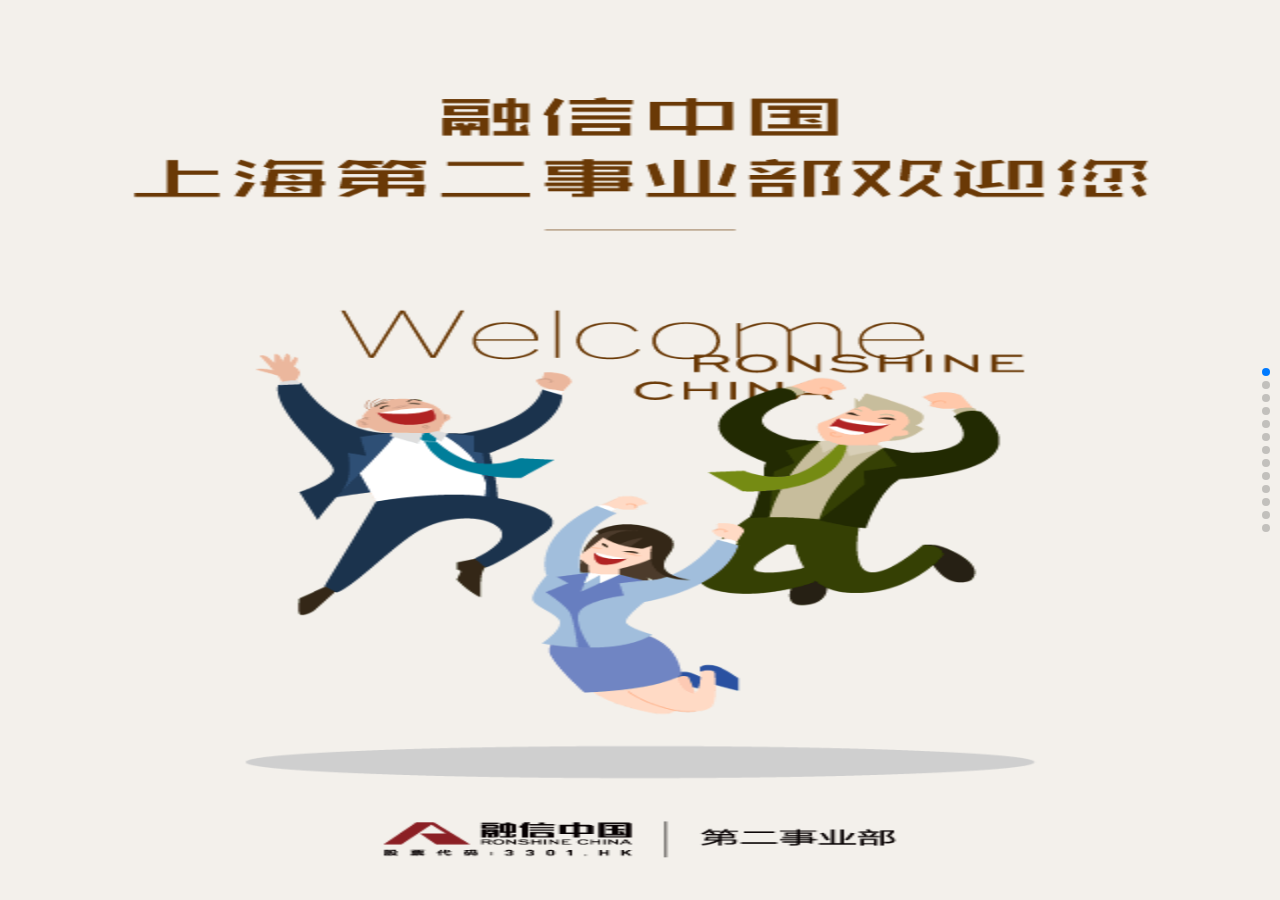
<file: 微信期刊-上海新员工入职指引/index.html>
<!DOCTYPE html>
<html>
	<head>
		<meta charset="utf-8" />
		<meta name="viewport" content="width=device-width,user-scalable=0" />
		<title>新员工入职指引</title>
		<link rel="stylesheet" href="css/swiper-3.4.2.min.css" />
		<link rel="stylesheet" href="css/animate.min.css" />
		<link rel="stylesheet" href="css/index.css" />
	</head>
	<body>
		
		<div class="swiper-container">
			<div class="swiper-wrapper">
				<div class="swiper-slide pages01">
					<img src="img/img1-01.png" class="ani" swiper-animate-effect='fadeIn' swiper-animate-duration='1s' swiper-animate-dely='0s' />
					<img src="img/img1-02.png" class="ani" swiper-animate-effect="fadeInUp30" swiper-animate-duration="1s" swiper-animate-delay="0.5s"  />
					<img src="img/img1-03.png" class="ani" swiper-animate-effect="fadeInDown30" swiper-animate-duration="1s" swiper-animate-delay="0.5s"  />
					<img src="img/img1-04.png" class="ani" swiper-animate-effect='fadeInDown10' swiper-animate-duration='1.5s' swiper-animate-delay="1.2s"  />
					<img src="img/img1-05.png" class="ani" swiper-animate-effect='fadeIn' swiper-animate-duration='1s' swiper-animate-dely='0s' />
					<img src="img/img1-06.png" class="ani" swiper-animate-effect='zoomInDown' swiper-animate-duration='1s' swiper-animate-dely='0s' />
				</div>
				<div class="swiper-slide pages02">
					<img src="img/img2-02.png" class="ani" swiper-animate-effect='fadeIn' swiper-animate-duration='0.8s' swiper-animate-delay="0s" />
					<img src="img/img2-03.png" class="ani" swiper-animate-effect='zoomIn' swiper-animate-duration='0.8s' swiper-animate-delay="0.6s" />
					<img src="img/img2-04.png" class="ani" swiper-animate-effect='fadeInUp30' swiper-animate-duration='1s' swiper-animate-delay="1.2s" />
					<img src="img/img2-05.png" class="ani" swiper-animate-effect='fadeInUp30' swiper-animate-duration='1s' swiper-animate-delay="1.6s" />
					<img src="img/img2-06.png" />
					<img src="img/img2-01.png" class="ani" swiper-animate-effect="fadeInUp30" swiper-animate-duration="0.8s" swiper-animate-delay="0.3s"  />
				</div>
				<div class="swiper-slide">
					<img src="img/img3-01.png" class="ani" swiper-animate-effect='fadeInDown10' swiper-animate-duration='1s' swiper-animate-delay="0s" />
					<img src="img/img3-02.png" class="ani" swiper-animate-effect='fadeInDown10' swiper-animate-duration='1s' swiper-animate-delay="0.5s" />
					<img src="img/img3-03.png" class="ani" swiper-animate-effect='fadeInDown30' swiper-animate-duration='1s' swiper-animate-delay="0.8s" />
					<img src="img/img3-05.png" class="ani" swiper-animate-effect='fadeInDown30' swiper-animate-duration='1s' swiper-animate-delay="1.3s" />
				</div>
				<div class="swiper-slide">
					<img src="img/img4-01.png"/>
					<img src="img/img4-02.png" class="ani" swiper-animate-effect='fadeInDown10' swiper-animate-duration='1s' swiper-animate-delay="0s" />
					<img src="img/img4-03.png" class="ani" swiper-animate-effect='fadeInDown30' swiper-animate-duration='1s' swiper-animate-delay="1.2s" />
					<img src="img/img4-04.png" class="ani" swiper-animate-effect='fadeInDown30' swiper-animate-duration='1s' swiper-animate-delay="1.6s"  />
					<img src="img/img4-05.png" class="ani" swiper-animate-effect='fadeInDown30' swiper-animate-duration='1s' swiper-animate-delay="2.0s"  />
					<img src="img/img4-06.png" class="ani" swiper-animate-effect='fadeInDown30' swiper-animate-duration='1s' swiper-animate-delay="2.4s"  />
					<img src="img/img4-07.png" class="ani" swiper-animate-effect='fadeInRight30' swiper-animate-duration='1s' swiper-animate-delay="0.5s" />
					<img src="img/img4-08.png" class="ani" swiper-animate-effect='fadeInRight30' swiper-animate-duration='1s' swiper-animate-delay="1s" />
				</div>
				<div class="swiper-slide">
					<img src="img/img5-01.png" class="ani" />
					<img src="img/img5-02.png" class="ani" swiper-animate-effect='fadeInDown10' swiper-animate-duration='1s' swiper-animate-delay="0s" />
					<img src="img/img5-03.png" class="ani" swiper-animate-effect='fadeInDown30' swiper-animate-duration='1s' swiper-animate-delay="0.5s" />
					<img src="img/img5-04.png" class="ani" swiper-animate-effect='fadeInUp30' swiper-animate-duration='1s' swiper-animate-delay="1.0s" />
					<img src="img/img5-05.png" class="ani" swiper-animate-effect='fadeInUp30' swiper-animate-duration='1s' swiper-animate-delay="1.3s" />
					<img src="img/img5-06.png" class="ani" swiper-animate-effect='fadeInUp30' swiper-animate-duration='1s' swiper-animate-delay="1.6s" />
				</div>
				<div class="swiper-slide">
					<img src="img/img6-01.png" />
					<img src="img/img6-02.png" class="ani" swiper-animate-effect='fadeInDown10' swiper-animate-duration='1s' swiper-animate-delay="0s" />
					<img src="img/img6-03.png" class="ani" swiper-animate-effect='fadeInDown30' swiper-animate-duration='1s' swiper-animate-delay="0.5s" />
					<img src="img/img6-04.png" class="ani" swiper-animate-effect='fadeInUp30' swiper-animate-duration='1s' swiper-animate-delay="1.0s" />
				</div>
				<div class="swiper-slide">
					<img src="img/img6-05.png" />
					<img src="img/img6-06.png" class="ani" swiper-animate-effect='fadeInDown10' swiper-animate-duration='1s' swiper-animate-delay="0s" />
					<img src="img/img6-07.png" class="ani" swiper-animate-effect='fadeInDown30' swiper-animate-duration='1s' swiper-animate-delay="0.5s" />
					<img src="img/img6-08.png" class="ani" swiper-animate-effect='fadeInUp30' swiper-animate-duration='1s' swiper-animate-delay="1.0s" />
				</div>
				<div class="swiper-slide">
					<img src="img/img7-01.png" />
					<img src="img/img7-02.png" class="ani" swiper-animate-effect='fadeInDown10' swiper-animate-duration='1s' swiper-animate-delay="0s" />
					<img src="img/img7-03.png" class="ani" swiper-animate-effect='fadeInDown30' swiper-animate-duration='1s' swiper-animate-delay="0.5s" />
					<img src="img/img7-04.png" class="ani" swiper-animate-effect='fadeInUp30' swiper-animate-duration='1s' swiper-animate-delay="1.0s" />
				</div>
				<div class="swiper-slide">
					<img src="img/img8-01.png" />
					<img src="img/img8-02.png" class="ani" swiper-animate-effect='fadeInDown10' swiper-animate-duration='1s' swiper-animate-delay="0s" />
					<img src="img/img8-03.png" class="ani" swiper-animate-effect='fadeInDown30' swiper-animate-duration='1s' swiper-animate-delay="0.5s" />
					<img src="img/img8-04.png" class="ani" swiper-animate-effect='fadeInUp30' swiper-animate-duration='1s' swiper-animate-delay="1.0s" />
				</div>
				<div class="swiper-slide">
					<img src="img/img9-01.png" />
					<img src="img/img9-02.png" class="ani" swiper-animate-effect='fadeInDown10' swiper-animate-duration='1s' swiper-animate-delay="0s" />
					<img src="img/img9-03.png" class="ani" swiper-animate-effect='fadeInDown30' swiper-animate-duration='1s' swiper-animate-delay="0.5s" />
					<img src="img/img9-04.png" class="ani" swiper-animate-effect='fadeInUp30' swiper-animate-duration='1s' swiper-animate-delay="1.0s" />
				</div>
				<div class="swiper-slide">
					<img src="img/img10-01.png" />
					<img src="img/img10-02.png" class="ani" swiper-animate-effect='fadeInDown10' swiper-animate-duration='1s' swiper-animate-delay="0s" />
					<img src="img/img10-03.png" class="ani" swiper-animate-effect='fadeInDown30' swiper-animate-duration='1s' swiper-animate-delay="0.5s" />
					<img src="img/img10-04.png" class="ani" swiper-animate-effect='fadeInUp30' swiper-animate-duration='1s' swiper-animate-delay="1.0s" />
				</div>
				<div class="swiper-slide">
					<img src="img/img10-01.png" />
					<img src="img/img11-02.png" class="ani" swiper-animate-effect='fadeInDown10' swiper-animate-duration='1s' swiper-animate-delay="0s" />
					<img src="img/img11-03.png" class="ani" swiper-animate-effect='fadeInDown30' swiper-animate-duration='1s' swiper-animate-delay="0.5s" />
					<img src="img/img11-04.png" class="ani" swiper-animate-effect='fadeInUp30' swiper-animate-duration='1s' swiper-animate-delay="1.0s" />
				</div>
				<div class="swiper-slide">
					<img src="img/img12-01.png" />
					<img src="img/img12-02.png" class="ani" swiper-animate-effect='fadeInDown10' swiper-animate-duration='1s' swiper-animate-delay="0s" />
					<img src="img/img12-03.png" class="ani" swiper-animate-effect='fadeInDown30' swiper-animate-duration='1s' swiper-animate-delay="0.5s" />
					<img src="img/img12-04.png" class="ani" swiper-animate-effect='fadeInUp30' swiper-animate-duration='1s' swiper-animate-delay="1.0s" />
				</div>
			</div>
			<div class="swiper-pagination"></div>
		</div>
		
		<script type="text/javascript" src="js/jquery-1.10.1.min.js" ></script>
		<script type="text/javascript" src="js/swiper-3.4.2.jquery.min.js" ></script>
		<script type="text/javascript" src="js/swiper.animate1.0.2.min.js" ></script>
		<script type="text/javascript" src="js/index.js" ></script>
	</body>
</html>
</file>
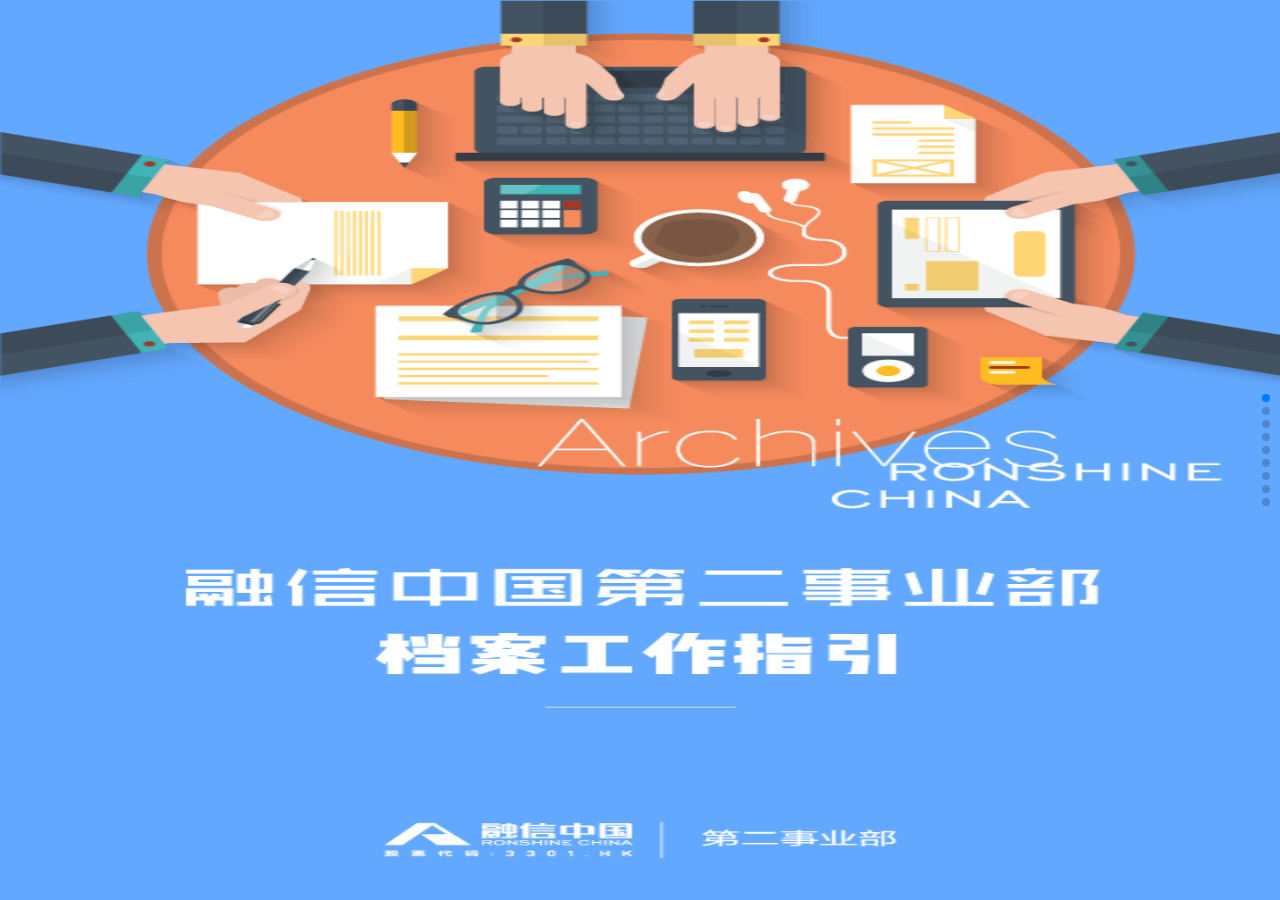
<file: 微信期刊-上海档案工作指引/index.html>
<!DOCTYPE html>
<html>
	<head>
		<meta charset="utf-8" />
		<meta name="viewport" content="width=device-width,user-scalable=0" />
		<title>档案工作指引</title>
		<link rel="stylesheet" href="css/swiper-3.4.2.min.css" />
		<link rel="stylesheet" href="css/animate.min.css" />
		<link rel="stylesheet" href="css/index.css" />
	</head>
	<body>
		<!-- Swiper -->
		<div class="swiper-container">
			<div class="swiper-wrapper">
				<div class="swiper-slide pages01">
					<img src="img/index-00.png" class="ani" swiper-animate-effect='zoomInDown' swiper-animate-duration='1s' swiper-animate-dely='0s' />
					<img src="img/index-01.png" class="ani" swiper-animate-effect='fadeIn' swiper-animate-duration='1s' swiper-animate-dely='0.6s' />
					<img src="img/index-02.png" class="ani" swiper-animate-effect="fadeInUp30" swiper-animate-duration="1s" swiper-animate-delay="0.8s" />
					<img src="img/index-03.png" class="ani" swiper-animate-effect='fadeInDown30' swiper-animate-duration='1s' swiper-animate-delay="0.8s" />
					<img src="img/index-04.png" />
					<img src="img/index-05.png" class="ani" swiper-animate-effect='fadeInDown10' swiper-animate-duration='1.5s' swiper-animate-delay="1.4s" />
				</div>
	            <div class="swiper-slide pages02">
	            	<img src="img/img2-03.png" class="ani" swiper-animate-effect="fadeInUp30" swiper-animate-duration="0.8s" swiper-animate-delay="0.3s" />
	            	<img src="img/img2-01.png" />
	            	<img src="img/img2-02.png" class="ani" swiper-animate-effect='fadeIn' swiper-animate-duration='0.8s' swiper-animate-delay="0s" />
	            	<img src="img/img2-04.png" class="ani" swiper-animate-effect='zoomIn' swiper-animate-duration='0.8s' swiper-animate-delay="0.6s" />
	            	<img src="img/img2-05.png" />
	            	<img src="img/img2-06.png" class="ani" swiper-animate-effect='fadeInUp30' swiper-animate-duration='1s' swiper-animate-delay="1.2s" />
	            	<img src="img/img2-07.png" class="ani" swiper-animate-effect='fadeInUp30' swiper-animate-duration='1s' swiper-animate-delay="1.6s" />
	            </div>
	            <div class="swiper-slide">
	            	<img src="img/img3-01.png" class="ani" swiper-animate-effect='fadeInDown10' swiper-animate-duration='1s' swiper-animate-delay="0s" />
	            	<img src="img/img3-02.png" class="ani" swiper-animate-effect='fadeInDown10' swiper-animate-duration='1s' swiper-animate-delay="0.5s" />
	            	<img src="img/img3-03.png" class="ani" swiper-animate-effect='fadeInLeft30' swiper-animate-duration='1s' swiper-animate-delay="0.5s" />
	            	<img src="img/img3-04.png" class="ani" swiper-animate-effect='fadeInLeft30' swiper-animate-duration='1s' swiper-animate-delay="1.0s" />
	            	<img src="img/img3-05.png" class="ani" swiper-animate-effect='fadeInLeft30' swiper-animate-duration='1s' swiper-animate-delay="1.5s" />
	            	<img src="img/img3-06.png" class="ani" swiper-animate-effect='fadeInLeft30' swiper-animate-duration='1s' swiper-animate-delay="2s" />
	            </div>
	            <div class="swiper-slide">
	            	<img src="img/img3-01.png" class="ani" swiper-animate-effect='fadeInDown10' swiper-animate-duration='1s' swiper-animate-delay="0s" />
	            	<img src="img/img4-02.png" class="ani" swiper-animate-effect='fadeInDown10' swiper-animate-duration='1s' swiper-animate-delay="0.5s" />
	            	<img src="img/img4-03.png" class="ani" swiper-animate-effect='bounceIn' swiper-animate-duration='1s' swiper-animate-delay="1s" />
	            </div>
	            <div class="swiper-slide">
	            	<img src="img/img5-01.png" class="ani" swiper-animate-effect='fadeInDown10' swiper-animate-duration='1s' swiper-animate-delay="0s" />
	            	<img src="img/img5-02.png" class="ani" swiper-animate-effect='fadeInDown10' swiper-animate-duration='1s' swiper-animate-delay="0.5s" />
	            	<img src="img/img5-03.png" class="ani" swiper-animate-effect='fadeInUp30' swiper-animate-duration='1s' swiper-animate-delay="0.8s" />
	            	<img src="img/img5-04.png" class="ani" swiper-animate-effect='fadeInUp30' swiper-animate-duration='1s' swiper-animate-delay="1.2s" />
	            	<img src="img/img5-05.png" class="ani" swiper-animate-effect='fadeInUp30' swiper-animate-duration='1s' swiper-animate-delay="1.6s"  />
	            	<img src="img/img5-06.png" class="ani" swiper-animate-effect='fadeInUp30' swiper-animate-duration='1s' swiper-animate-delay="2.0s"  />
	            </div>
	            <div class="swiper-slide">
	            	<img src="img/img6-01.png" class="ani" swiper-animate-effect='fadeInDown10' swiper-animate-duration='1s' swiper-animate-delay="0s" />
	            	<img src="img/img6-02.png" class="ani" swiper-animate-effect='fadeInDown10' swiper-animate-duration='1s' swiper-animate-delay="0.5s" />
	            	<img src="img/img6-03.png" class="ani" swiper-animate-effect='fadeInLeft30' swiper-animate-duration='1s' swiper-animate-delay="0.5s" />
	            	<img src="img/img6-04.png" class="ani" swiper-animate-effect='fadeInLeft30' swiper-animate-duration='1s' swiper-animate-delay="1.0s" />
	            	<img src="img/img6-05.png" class="ani" swiper-animate-effect='fadeInLeft30' swiper-animate-duration='1s' swiper-animate-delay="1.5s" />
	            	<img src="img/img6-06.png" class="ani" swiper-animate-effect='fadeInLeft30' swiper-animate-duration='1s' swiper-animate-delay="2s" />
	            </div>
	            <div class="swiper-slide">
	            	<img src="img/img5-01.png" class="ani" swiper-animate-effect='fadeInDown10' swiper-animate-duration='1s' swiper-animate-delay="0s" />
	            	<img src="img/img7-02.png" class="ani" swiper-animate-effect='fadeInDown10' swiper-animate-duration='1s' swiper-animate-delay="0.5s" />
	            	<img src="img/img7-03.png" class="ani" swiper-animate-effect='fadeInDown10' swiper-animate-duration='1s' swiper-animate-delay="1s" />
	            	<img src="img/img7-04.png" class="ani" swiper-animate-effect='fadeInUp30' swiper-animate-duration='1s' swiper-animate-delay="1.4s" />
	            	<img src="img/img7-05.png" class="ani" swiper-animate-effect='fadeInUp30' swiper-animate-duration='1s' swiper-animate-delay="2s" />
	            	<img src="img/img7-06.png" class="ani" swiper-animate-effect='fadeInUp30' swiper-animate-duration='1s' swiper-animate-delay="2.4s" />
	            	<img src="img/img7-07.png" class="ani" swiper-animate-effect='fadeInUp30' swiper-animate-duration='1s' swiper-animate-delay="2.8s" />
	            	<img src="img/img7-08.png" class="ani" swiper-animate-effect='fadeInUp30' swiper-animate-duration='1s' swiper-animate-delay="3.2s" />
	            	<img src="img/img7-09.png" class="ani" swiper-animate-effect='fadeInUp30' swiper-animate-duration='1s' swiper-animate-delay="3.6s" />
	            </div>
	            <div class="swiper-slide">
	            	<img src="img/img6-01.png" class="ani" swiper-animate-effect='fadeInDown10' swiper-animate-duration='1s' swiper-animate-delay="0s" />
	            	<img src="img/img8-02.png" class="ani" swiper-animate-effect='fadeInDown10' swiper-animate-duration='1s' swiper-animate-delay="0.5s" />
	            	<img src="img/img8-03.png" class="ani" swiper-animate-effect='fadeInLeft30' swiper-animate-duration='1s' swiper-animate-delay="0.5s" />
	            	<img src="img/img8-04.png" class="ani" swiper-animate-effect='fadeInLeft30' swiper-animate-duration='1s' swiper-animate-delay="1s" />
	            </div>
	            <div class="swiper-slide">
	            	<img src="img/img6-01.png" class="ani" swiper-animate-effect='fadeInDown10' swiper-animate-duration='1s' swiper-animate-delay="0s" />
	            	<img src="img/img9-02.png" class="ani" swiper-animate-effect='fadeInDown10' swiper-animate-duration='1s' swiper-animate-delay="0.5s" />
	            	<img src="img/img9-03.png" class="ani" swiper-animate-effect='fadeIn' swiper-animate-duration='1s' swiper-animate-delay="0.5s" />
	            	<img src="img/img9-04.png" class="ani" swiper-animate-effect='fadeIn' swiper-animate-duration='1s' swiper-animate-delay="1s" />
	            	<img src="img/img9-05.png" class="ani" swiper-animate-effect='fadeIn' swiper-animate-duration='1s' swiper-animate-delay="1.5s" />
	            	<img src="img/img9-06.png" class="ani" swiper-animate-effect='fadeIn' swiper-animate-duration='1s' swiper-animate-delay="2s" />
	            	<img src="img/img9-07.png" class="ani" swiper-animate-effect='fadeIn' swiper-animate-duration='1s' swiper-animate-delay="2.5s" />
	            </div>
			</div>
			<div class="swiper-pagination"></div>
		</div>
		<script type="text/javascript" src="js/jquery-1.10.1.min.js" ></script>
		<script type="text/javascript" src="js/swiper-3.4.2.jquery.min.js" ></script>
		<script type="text/javascript" src="js/swiper.animate1.0.2.min.js" ></script>
		<script type="text/javascript" src="js/index.js" ></script>
	</body>
</html>
</file>
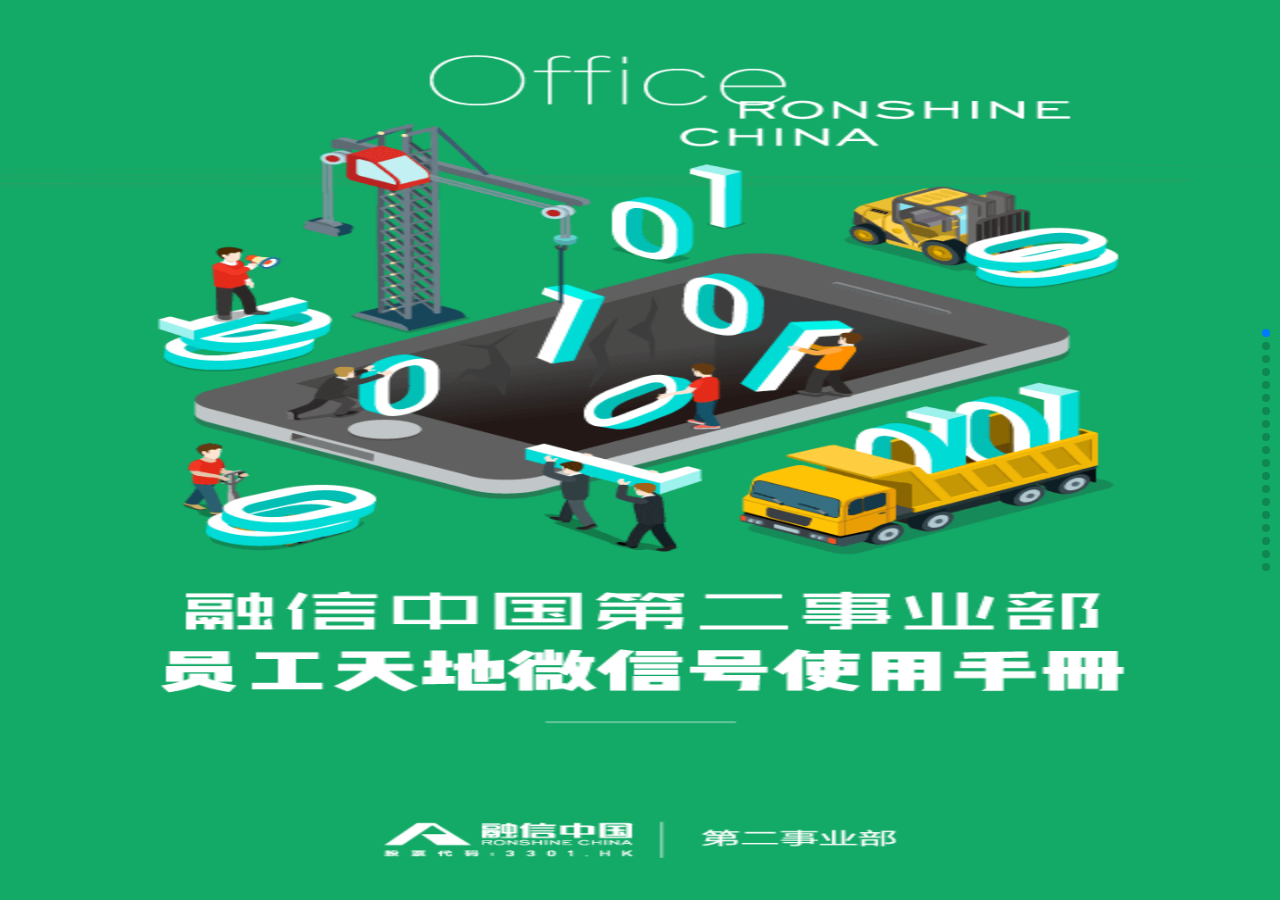
<file: 微信期刊-员工天地使用手册/index.html>
<!DOCTYPE html>
<html>
	<head>
		<meta charset="utf-8" />
		<meta name="viewport" content="width=device-width,user-scalable=0" />
		<title>员工天地使用手册</title>
		<link rel="stylesheet" href="css/swiper-3.4.2.min.css" />
		<link rel="stylesheet" href="css/animate.min.css" />
		<link rel="stylesheet" href="css/index.css" />
	</head>
	<body>
		<!-- Swiper -->
		<div class="swiper-container">
			<div class="swiper-wrapper">
				<div class="swiper-slide pages01">
					<img src="img/img1-01.png" class="ani" data-slide-in="at 300 from fadeIn use swing during 1000" />
					<img src="img/img1-02.png" class="ani" data-slide-in="at 0 from zoomInDown use swing during 1000" />
					<img src="img/img1-03.png" class="ani" data-slide-in="at 800 from fadeInUp30 use swing during 1000" />
					<img src="img/img1-04.png" class="ani" data-slide-in="at 800 from fadeInDown30 use swing during 1000" />
					<img src="img/img1-05.png" class="ani" data-slide-in="at 1400 from fadeInDown10 use swing during 1500" />
				
				</div>
				<div class="swiper-slide">
					<img src="img/img2-01.png" class="ani" data-slide-in="at 0 from fadeIn use linear during 1000" data-slide-out="at 800 to flash use linear during 500 force" />
					<img src="img/img2-02.png" class="ani" data-slide-in="at 400 from fadeInLeft30 use swing during 1000"/>
					<img src="img/img2-03.png" class="ani" data-slide-in="at 1000 from fadeInLeft30 use swing during 1000"/>
					<img src="img/img2-04.png" class="ani" data-slide-in="at 1800 from fadeIn3s use linear during 200" />
				</div>
				<div class="swiper-slide">
					<img src="img/img3-01.png" class="ani" data-slide-in="at 0 from fadeIn use ease during 800" />
					<img src="img/img3-02.png" class="ani" data-slide-in="at 800 from fadeInLeft30 use swing during 1000" />
					<img src="img/img3-03.png" class="ani" data-slide-in="at 400 from fadeInLeft30 use swing during 1000" />
					<img src="img/img3-04.png" class="ani" data-slide-in="at 1200 from fadeInLeft30 use swing during 1000" />
					<img src="img/img3-05.png" class="ani" data-slide-in="at 2200 from fadeIn3s use linear during 200" />
					<img src="img/img3-06.png" class="ani" data-slide-in="at 2800 from fadeIn3s use linear during 200" />
				</div>
				<div class="swiper-slide">
					<img src="img/img4-04.png" class="ani" data-slide-in="at 400 from fadeIn use linear during 800" data-slide-out="at 600 to flash use linear during 500 force" />
					<img src="img/img4-01.png" class="ani" data-slide-in="at 800 from fadeInLeft30 use swing during 1000"/>
					<img src="img/img4-02.png" class="ani" data-slide-in="at 1200 from fadeInLeft30 use swing during 1000"/>
					<img src="img/img4-03.png" class="ani" data-slide-in="at 2000 from fadeIn3s use linear during 200" />
				</div>
				<div class="swiper-slide">
					<img src="img/img5-01.png" class="ani" data-slide-in="at 0 from fadeInDown30 use ease during 800" />
					<img src="img/img5-02.png" class="ani" data-slide-in="at 500 from fadeInLeft30 use swing during 1000" />
					<img src="img/img5-03.png" class="ani" data-slide-in="at 1000 from fadeInLeft30 use swing during 1000" />
				</div>
				<div class="swiper-slide">
					<img src="img/img6-01.png" class="ani" data-slide-in="at 0 from fadeIn use linear during 1000" data-slide-out="at 900 to flash use linear during 500 force" />
					<img src="img/img6-02.png" class="ani" data-slide-in="at 400 from fadeInLeft30 use swing during 1000"/>
					<img src="img/img6-03.png" class="ani" data-slide-in="at 1000 from fadeInLeft30 use swing during 1000"/>
					<img src="img/img6-04.png" class="ani" data-slide-in="at 2000 from fadeIn3s use linear during 200" />
				</div>
				<div class="swiper-slide">
					<img src="img/img7-01.png" class="ani" data-slide-in="at 0 from fadeInDown30 use ease during 800" />
					<img src="img/img7-03.png" class="ani" data-slide-in="at 1000 from fadeInLeft30 use swing during 800" />
					<img src="img/img7-05.png" class="ani" data-slide-in="at 500 from fadeInLeft30 use swing during 1000" />
					<img src="img/img7-06.png" class="ani" data-slide-in="at 1500 from fadeInLeft30 use swing during 1000" />
				</div>
				<div class="swiper-slide">
					<img src="img/img8-01.png" class="ani" data-slide-in="at 400 from fadeInLeft30 use swing during 1000" />
					<img src="img/img8-02.png" class="ani" data-slide-in="at 0 from fadeIn use linear during 1000" data-slide-out="at 900 to flash use linear during 500 force" />
					<img src="img/img8-03.png" class="ani" data-slide-in="at 1000 from fadeInLeft30 use swing during 1000" />
					<img src="img/img8-04.png" class="ani" data-slide-in="at 2000 from fadeIn3s use linear during 200" />
				</div>
				<div class="swiper-slide">
					<img src="img/img9-01.png" class="ani" data-slide-in="at 0 from fadeInDown30 use ease during 800" />
					<img src="img/img9-02.png" class="ani" data-slide-in="at 1000 from fadeInLeft30 use swing during 1000" />
					<img src="img/img9-03.png" class="ani" data-slide-in="at 500 from fadeInLeft30 use swing during 1000" />
				</div>
				<div class="swiper-slide">
					<img src="img/img9-01.png" class="ani" data-slide-in="at 0 from fadeInDown30 use ease during 800" />
					<img src="img/img9-02.png" class="ani" data-slide-in="at 1000 from fadeInLeft30 use swing during 1000" />
					<img src="img/img9-03.png" class="ani" data-slide-in="at 500 from fadeInLeft30 use swing during 1000" />
				</div>
				<div class="swiper-slide">
					<img src="img/img10-05.png" class="ani" data-slide-in="at 0 from fadeInDown30 use ease during 800" />
					<img src="img/img10-01.png" class="ani" data-slide-in="at 1000 from fadeInLeft30 use swing during 1000" />
					<img src="img/img10-02.png" class="ani" data-slide-in="at 500 from fadeInLeft30 use swing during 1000" />
				</div>
				<div class="swiper-slide">
					<img src="img/img10-05.png" class="ani" data-slide-in="at 0 from fadeInDown30 use ease during 800" />
					<img src="img/img10-03.png" class="ani" data-slide-in="at 1000 from fadeInLeft30 use swing during 1000" />
					<img src="img/img10-04.png" class="ani" data-slide-in="at 500 from fadeInLeft30 use swing during 1000" />
				</div>
				<div class="swiper-slide">
					<img src="img/img11-01.png" class="ani" data-slide-in="at 0 from fadeInDown30 use ease during 800" />
					<img src="img/img11-03.png" class="ani" data-slide-in="at 500 from fadeInLeft30 use swing during 1000" />
					<img src="img/img11-02.png" class="ani" data-slide-in="at 1000 from fadeInLeft30 use swing during 1000" />
				</div>
				<div class="swiper-slide">
					<img src="img/img12-01.png" class="ani" data-slide-in="at 0 from fadeInDown30 use ease during 800" />
					<img src="img/img12-02.png" class="ani" data-slide-in="at 500 from fadeInLeft30 use swing during 800" />
					<img src="img/img12-03.png" class="ani" data-slide-in="at 1000 from fadeInLeft30 use swing during 600" />
					<img src="img/img12-04.png" class="ani" data-slide-in="at 1500 from fadeInLeft30 use swing during 1000" />
				</div>
				<div class="swiper-slide">
					<img src="img/img13-01.png" class="ani" data-slide-in="at 0 from fadeInDown30 use ease during 800" />
					<img src="img/img13-03.png" class="ani" data-slide-in="at 500 from fadeInLeft30 use swing during 1000" />
					<img src="img/img13-02.png" class="ani" data-slide-in="at 1000 from fadeInLeft30 use swing during 1000" />
				</div>
				<div class="swiper-slide">
					<img src="img/img14-01.png" class="ani" data-slide-in="at 0 from fadeInDown30 use ease during 800" />
					<img src="img/img14-02.png" class="ani" data-slide-in="at 500 from fadeInLeft30 use swing during 1000" />
					<img src="img/img14-03.png" class="ani" data-slide-in="at 1000 from fadeInLeft30 use swing during 1000" />
					<img src="img/img14-04.png" class="ani" data-slide-in="at 1500 from fadeInLeft30 use swing during 1000" />
					<img src="img/img14-05.png" class="ani" data-slide-in="at 2400 from fadeIn3s use linear during 200" />
				</div>
				<div class="swiper-slide">
					<img src="img/img14-01.png" class="ani" data-slide-in="at 0 from fadeInDown30 use ease during 800" />
					<img src="img/img14-02.png" class="ani" data-slide-in="at 500 from fadeInLeft30 use swing during 1000" />
					<img src="img/img15-01.png" class="ani" data-slide-in="at 1000 from fadeInLeft30 use swing during 1000" />
					<img src="img/img15-02.png" class="ani" data-slide-in="at 1600 from fadeIn3s use linear during 200" />
				</div>
				<div class="swiper-slide pages16">
					<img src="img/img16-02.png" class="ani" data-slide-in="at 0 from bounceIn use ease during 800"  />
					<img src="img/img16-03.png" class="ani" data-slide-in="at 500 from fadeInDown30 use swing during 1000" />
					<img src="img/img16-04.png" class="ani" data-slide-in="at 1000 from fadeInDown30 use swing during 1000" />
					<img src="img/img16-01.png" />
				</div>
				<div class="swiper-slide pages16">
					<img src="img/img17-01.png" class="ani" data-slide-in="at 500 from fadeInUp30 use ease during 800"  />
					<img src="img/img17-02.png" class="ani" data-slide-in="at 500 from fadeInDown30 use ease during 800"  />
					<img src="img/img17-03.png" class="ani" data-slide-in="at 1000 from fadeInDown30 use swing during 1000" />
					<img src="img/img17-04.png" class="ani" data-slide-in="at 1500 from fadeInDown10 use swing during 1000" />
					<img src="img/img17-05.png" class="ani" data-slide-in="at 0 from bounceInUp use swing during 1000" />
					<img src="img/img16-01.png" />
				</div>
			</div>
			<div class="swiper-pagination"></div>
		</div>
		<script type="text/javascript" src="js/jquery-1.10.1.min.js" ></script>
		<script type="text/javascript" src="js/swiper-3.4.2.jquery.min.js" ></script>
		<script type="text/javascript" src="js/swiper.animate-twice.min.js" ></script>
		<script type="text/javascript" src="js/index.js" ></script>
	</body>
</html>
</file>
<file: 微信期刊-上海新员工入职指引/css/index.css>
@charset "utf-8";

*{
	padding: 0;
	margin: 0;
}

body,html,.swiper-container{
	height: 100%;
	width: 100%;
}

body{
	background: url(../img/img-bg.png) no-repeat;
	background-size: 100% 100%;
}

.swiper-slide{
	height: 100%;
	position: relative;
}

.swiper-slide > img{
	width: 100%;
	height: 100%;
	position: absolute;
	top: 0;
	left: 0;
}

.pages01{
	background: #F3F0EB;
}

.pages02{
	background-color: #FFFFFF;
}

.pages16{
	background-color: #13A967;
}

@-webkit-keyframes fadeInDown10 {
  0% {
    opacity: 0;
    -webkit-transform: translate3d(0, -10px, 0);
    transform: translate3d(0, -10px, 0);
  }

  100% {
    opacity: 1;
    -webkit-transform: none;
    transform: none;
  }
}

@keyframes fadeInDown10 {
  0% {
    opacity: 0;
    -webkit-transform: translate3d(0, -10px, 0);
    transform: translate3d(0, -10px, 0);
  }

  100% {
    opacity: 1;
    -webkit-transform: none;
    transform: none;
  }
}

.fadeInDown10 {
  -webkit-animation-name: fadeInDown10;
  animation-name: fadeInDown10;
}

@-webkit-keyframes fadeInDown30 {
  0% {
    opacity: 0;
    -webkit-transform: translate3d(0, -30px, 0);
    transform: translate3d(0, -30px, 0);
  }

  100% {
    opacity: 1;
    -webkit-transform: none;
    transform: none;
  }
}

@keyframes fadeInDown30 {
  0% {
    opacity: 0;
    -webkit-transform: translate3d(0, -30px, 0);
    transform: translate3d(0, -30px, 0);
  }

  100% {
    opacity: 1;
    -webkit-transform: none;
    transform: none;
  }
}

.fadeInDown30 {
  -webkit-animation-name: fadeInDown30;
  animation-name: fadeInDown30;
}

@-webkit-keyframes fadeInUp30 {
  0% {
    opacity: 0;
    -webkit-transform: translate3d(0, 30px, 0);
    transform: translate3d(0, 30px, 0);
  }

  100% {
    opacity: 1;
    -webkit-transform: none;
    transform: none;
  }
}

@keyframes fadeInUp30 {
  0% {
    opacity: 0;
    -webkit-transform: translate3d(0, 30px, 0);
    transform: translate3d(0, 30px, 0);
  }

  100% {
    opacity: 1;
    -webkit-transform: none;
    transform: none;
  }
}

.fadeInUp30 {
  -webkit-animation-name: fadeInUp30;
  animation-name: fadeInUp30;
}

@-webkit-keyframes fadeInLeft30 {
  0% {
    opacity: 0;
    -webkit-transform: translate3d(-30px, 0, 0);
    transform: translate3d(-30px, 0, 0);
  }

  100% {
    opacity: 1;
    -webkit-transform: none;
    transform: none;
  }
}

@keyframes fadeInLeft30 {
  0% {
    opacity: 0;
    -webkit-transform: translate3d(-30px, 0, 0);
    transform: translate3d(-30px, 0, 0);
  }

  100% {
    opacity: 1;
    -webkit-transform: none;
    transform: none;
  }
}

.fadeInLeft30 {
  -webkit-animation-name: fadeInLeft30;
  animation-name: fadeInLeft30;
}

@-webkit-keyframes fadeInRight30 {
  0% {
    opacity: 0;
    -webkit-transform: translate3d(30px, 0, 0);
    transform: translate3d(30px, 0, 0);
  }

  100% {
    opacity: 1;
    -webkit-transform: none;
    transform: none;
  }
}

@keyframes fadeInRight30 {
  0% {
    opacity: 0;
    -webkit-transform: translate3d(30px, 0, 0);
    transform: translate3d(30px, 0, 0);
  }

  100% {
    opacity: 1;
    -webkit-transform: none;
    transform: none;
  }
}

.fadeInRight30 {
  -webkit-animation-name: fadeInRight30;
  animation-name: fadeInRight30;
}
</file>
<file: 微信期刊-上海档案工作指引/css/index.css>
@charset "utf-8";

*{
	padding: 0;
	margin: 0;
}

body,html,.swiper-container{
	height: 100%;
	width: 100%;
}

body{
	background: url(../img/img-bg.png) no-repeat;
	background-size: 100% 100%;
}

.swiper-slide{
	height: 100%;
	position: relative;
}

.swiper-slide > img{
	width: 100%;
	height: 100%;
	position: absolute;
	top: 0;
	left: 0;
}

.pages01{
	background: #63A8FF;
}

.pages02{
	background-color: #FFFFFF;
}


@-webkit-keyframes fadeInDown10 {
  0% {
    opacity: 0;
    -webkit-transform: translate3d(0, -10px, 0);
    transform: translate3d(0, -10px, 0);
  }

  100% {
    opacity: 1;
    -webkit-transform: none;
    transform: none;
  }
}

@keyframes fadeInDown10 {
  0% {
    opacity: 0;
    -webkit-transform: translate3d(0, -10px, 0);
    transform: translate3d(0, -10px, 0);
  }

  100% {
    opacity: 1;
    -webkit-transform: none;
    transform: none;
  }
}

.fadeInDown10 {
  -webkit-animation-name: fadeInDown10;
  animation-name: fadeInDown10;
}

@-webkit-keyframes fadeInDown30 {
  0% {
    opacity: 0;
    -webkit-transform: translate3d(0, -30px, 0);
    transform: translate3d(0, -30px, 0);
  }

  100% {
    opacity: 1;
    -webkit-transform: none;
    transform: none;
  }
}

@keyframes fadeInDown30 {
  0% {
    opacity: 0;
    -webkit-transform: translate3d(0, -30px, 0);
    transform: translate3d(0, -30px, 0);
  }

  100% {
    opacity: 1;
    -webkit-transform: none;
    transform: none;
  }
}

.fadeInDown30 {
  -webkit-animation-name: fadeInDown30;
  animation-name: fadeInDown30;
}

@-webkit-keyframes fadeInUp30 {
  0% {
    opacity: 0;
    -webkit-transform: translate3d(0, 30px, 0);
    transform: translate3d(0, 30px, 0);
  }

  100% {
    opacity: 1;
    -webkit-transform: none;
    transform: none;
  }
}

@keyframes fadeInUp30 {
  0% {
    opacity: 0;
    -webkit-transform: translate3d(0, 30px, 0);
    transform: translate3d(0, 30px, 0);
  }

  100% {
    opacity: 1;
    -webkit-transform: none;
    transform: none;
  }
}

.fadeInUp30 {
  -webkit-animation-name: fadeInUp30;
  animation-name: fadeInUp30;
}

@-webkit-keyframes fadeInLeft30 {
  0% {
    opacity: 0;
    -webkit-transform: translate3d(-30px, 0, 0);
    transform: translate3d(-30px, 0, 0);
  }

  100% {
    opacity: 1;
    -webkit-transform: none;
    transform: none;
  }
}

@keyframes fadeInLeft30 {
  0% {
    opacity: 0;
    -webkit-transform: translate3d(-30px, 0, 0);
    transform: translate3d(-30px, 0, 0);
  }

  100% {
    opacity: 1;
    -webkit-transform: none;
    transform: none;
  }
}

.fadeInLeft30 {
  -webkit-animation-name: fadeInLeft30;
  animation-name: fadeInLeft30;
}
</file>
<file: 微信期刊-员工天地使用手册/css/index.css>
@charset "utf-8";

*{
	padding: 0;
	margin: 0;
}

body,html,.swiper-container{
	height: 100%;
	width: 100%;
}

body{
	background: url(../img/img-bg.png) no-repeat;
	background-size: 100% 100%;
}

.swiper-slide{
	height: 100%;
	position: relative;
}

.swiper-slide > img{
	width: 100%;
	height: 100%;
	position: absolute;
	top: 0;
	left: 0;
}

.pages01{
	background: #13A967;
}

.pages02{
	background-color: #FFFFFF;
}

.pages16{
	background-color: #13A967;
}

@-webkit-keyframes fadeInDown10 {
  0% {
    opacity: 0;
    -webkit-transform: translate3d(0, -10px, 0);
    transform: translate3d(0, -10px, 0);
  }

  100% {
    opacity: 1;
    -webkit-transform: none;
    transform: none;
  }
}

@keyframes fadeInDown10 {
  0% {
    opacity: 0;
    -webkit-transform: translate3d(0, -10px, 0);
    transform: translate3d(0, -10px, 0);
  }

  100% {
    opacity: 1;
    -webkit-transform: none;
    transform: none;
  }
}

.fadeInDown10 {
  -webkit-animation-name: fadeInDown10;
  animation-name: fadeInDown10;
}

@-webkit-keyframes fadeInDown30 {
  0% {
    opacity: 0;
    -webkit-transform: translate3d(0, -30px, 0);
    transform: translate3d(0, -30px, 0);
  }

  100% {
    opacity: 1;
    -webkit-transform: none;
    transform: none;
  }
}

@keyframes fadeInDown30 {
  0% {
    opacity: 0;
    -webkit-transform: translate3d(0, -30px, 0);
    transform: translate3d(0, -30px, 0);
  }

  100% {
    opacity: 1;
    -webkit-transform: none;
    transform: none;
  }
}

.fadeInDown30 {
  -webkit-animation-name: fadeInDown30;
  animation-name: fadeInDown30;
}

@-webkit-keyframes fadeInUp30 {
  0% {
    opacity: 0;
    -webkit-transform: translate3d(0, 30px, 0);
    transform: translate3d(0, 30px, 0);
  }

  100% {
    opacity: 1;
    -webkit-transform: none;
    transform: none;
  }
}

@keyframes fadeInUp30 {
  0% {
    opacity: 0;
    -webkit-transform: translate3d(0, 30px, 0);
    transform: translate3d(0, 30px, 0);
  }

  100% {
    opacity: 1;
    -webkit-transform: none;
    transform: none;
  }
}

.fadeInUp30 {
  -webkit-animation-name: fadeInUp30;
  animation-name: fadeInUp30;
}

@-webkit-keyframes fadeInLeft30 {
  0% {
    opacity: 0;
    -webkit-transform: translate3d(-30px, 0, 0);
    transform: translate3d(-30px, 0, 0);
  }

  100% {
    opacity: 1;
    -webkit-transform: none;
    transform: none;
  }
}

@keyframes fadeInLeft30 {
  0% {
    opacity: 0;
    -webkit-transform: translate3d(-30px, 0, 0);
    transform: translate3d(-30px, 0, 0);
  }

  100% {
    opacity: 1;
    -webkit-transform: none;
    transform: none;
  }
}

.fadeInLeft30 {
  -webkit-animation-name: fadeInLeft30;
  animation-name: fadeInLeft30;
}

@-webkit-keyframes fadeIn3s {
  0% {
    opacity: 0;
  }

  100% {
    opacity: 1;
  }
}

@keyframes fadeIn3s {
  0% {
    opacity: 0;
  }

  100% {
    opacity: 1;
  }
}

.fadeIn3s {
  -webkit-animation-name: fadeIn3s;
  animation-name: fadeIn3s;
  -webkit-animation-iteration-count: 3;
  animation-iteration-count: 3;
  animation-timing-function: linear;
  -webkit-animation-timing-function: linear;
}
</file>
